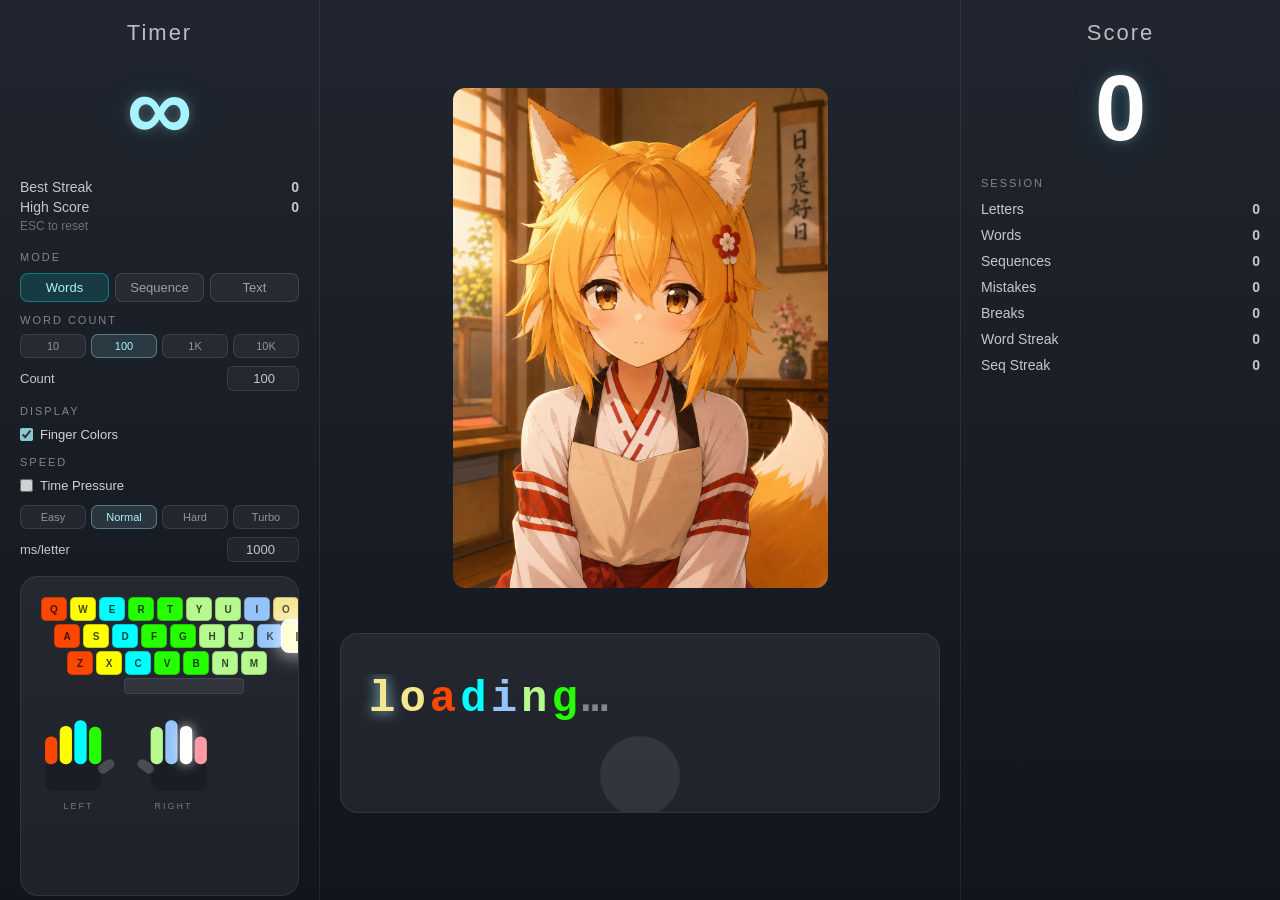
<file: index.html>
<!DOCTYPE html>
<html lang="en">
<head>
<meta charset="UTF-8" />
<meta name="viewport" content="width=device-width, initial-scale=1.0" />
<title>senkotype</title>
<link rel="stylesheet" href="senkoType.css" />
</head>
<body>

<div class="layout">

    <!-- LEFT -->
    <div class="left-column">
        <div class="score-container">
            <div class="score-label">Timer</div>
            <div class="score" id="timer">0</div>
        </div>

        <div class="stat-group">
            <div class="stat-row">Best Streak <span id="bestStreak">0</span></div>
            <div class="stat-row">High Score <span id="highScore">0</span></div>
            <div class="stat-row hint">ESC to reset</div>
        </div>

        <!-- MODE -->
        <div class="section-block">
            <div class="section-label">Mode</div>
            <div class="mode-buttons">
                <button class="mode-btn active" data-mode="words">Words</button>
                <button class="mode-btn" data-mode="sequence">Sequence</button>
                <button class="mode-btn" data-mode="text">Text</button>
            </div>
            <div id="mode-settings-area"></div>
        </div>

        <!-- DISPLAY -->
        <div class="section-block">
            <div class="section-label">Display</div>
            <label class="mode-check">
                <input type="checkbox" id="finger-colors-global" checked>
                Finger Colors
            </label>
        </div>

        <!-- TIMING -->
        <div class="section-block">
            <div class="section-label">Speed</div>
            <label class="mode-check" style="margin-bottom:4px">
                <input type="checkbox" id="timed-mode-toggle">
                Time Pressure
            </label>
            <div class="preset-buttons">
                <button class="preset-btn" data-preset="easy">Easy</button>
                <button class="preset-btn active" data-preset="normal">Normal</button>
                <button class="preset-btn" data-preset="hard">Hard</button>
                <button class="preset-btn" data-preset="turbo">Turbo</button>
            </div>
            <label class="ctrl-label">ms/letter
                <input type="number" id="ms-per-letter-input" class="ctrl-input"
                    min="50" max="5000" step="50" value="1000">
            </label>
        </div>

        <div class="legend-box" id="legendBox"></div>
    </div>

    <!-- CENTER -->
    <div class="center-column">
        <div class="character-panel">
            <img id="characterImg" class="character-img" src="Pictures/senko/idle.png" alt="Senko" />
        </div>

        <div class="message-box" id="messageBox"></div>

        <input type="text" class="game-input" id="gameInput" autocomplete="off" />
    </div>

    <!-- RIGHT -->
    <div class="right-column">

        <div class="score-container">
            <div class="score-label">Score</div>
            <div class="score" id="score">0</div>
        </div>

        <div class="stats-panel">
            <div class="section-label">Session</div>
            <div class="stat-row">Letters   <span id="stat-letters">0</span></div>
            <div class="stat-row">Words     <span id="stat-words">0</span></div>
            <div class="stat-row">Sequences <span id="stat-sequences">0</span></div>
            <div class="stat-row">Mistakes  <span id="stat-mistakes">0</span></div>
            <div class="stat-row">Breaks    <span id="stat-broken">0</span></div>
            <div class="stat-row">Word Streak <span id="wordSeqCount">0</span></div>
            <div class="stat-row">Seq Streak <span id="seqCount">0</span></div>
        </div>
    </div>

</div>

<script type="module" src="js/main.js"></script>
</body>
</html>
</file>
<file: senkoType.css>
* {
    margin: 0;
    padding: 0;
    box-sizing: border-box;
}

body {
    background: linear-gradient(180deg, #20252f, #12151c);
    color: white;
    font-family: Arial, sans-serif;
    overflow: hidden;
    height: 100vh;
}

.layout {
    display: grid;
    grid-template-columns: 1fr 2fr 1fr;
    height: 100vh;
}

/* LEFT COLUMN */
.left-column {
    border-right: 1px solid rgba(255,255,255,0.08);
    padding: 20px;
    overflow-y: auto;
    display: flex;
    flex-direction: column;
    gap: 14px;
}

.section-block {
    display: flex;
    flex-direction: column;
    gap: 8px;
}

.section-label {
    font-size: 11px;
    letter-spacing: 2px;
    text-transform: uppercase;
    opacity: 0.45;
    margin-bottom: 2px;
}

/* mode selector buttons */
.mode-buttons {
    display: flex;
    gap: 6px;
}

.mode-btn {
    flex: 1;
    padding: 6px 0;
    border-radius: 8px;
    border: 1px solid rgba(255,255,255,0.12);
    background: rgba(255,255,255,0.05);
    color: rgba(255,255,255,0.55);
    font-size: 13px;
    cursor: pointer;
    transition: background 0.15s, color 0.15s;
}

.mode-btn:hover {
    background: rgba(255,255,255,0.1);
    color: white;
}

.mode-btn.active {
    background: rgba(0,255,255,0.12);
    border-color: rgba(0,255,255,0.35);
    color: #a7f3ff;
}

/* per-mode settings */
#mode-settings-area {
    display: flex;
    flex-direction: column;
    gap: 6px;
    padding-top: 4px;
}

.mode-setting {
    display: flex;
    flex-direction: column;
    gap: 4px;
}

.hand-group {
    gap: 3px;
}

.mode-check {
    display: flex;
    align-items: center;
    gap: 7px;
    font-size: 13px;
    opacity: 0.8;
    cursor: pointer;
}

.mode-check input[type="checkbox"],
.mode-check input[type="radio"] {
    accent-color: #a7f3ff;
    cursor: pointer;
}

/* timing presets */
.preset-buttons {
    display: flex;
    gap: 5px;
}

.preset-btn {
    flex: 1;
    padding: 5px 0;
    border-radius: 7px;
    border: 1px solid rgba(255,255,255,0.1);
    background: rgba(255,255,255,0.05);
    color: rgba(255,255,255,0.5);
    font-size: 11px;
    cursor: pointer;
    transition: background 0.15s, color 0.15s;
}

.preset-btn:hover {
    background: rgba(255,255,255,0.1);
    color: white;
}

.preset-btn.active {
    background: rgba(167,243,255,0.12);
    border-color: rgba(167,243,255,0.35);
    color: #a7f3ff;
}

/* shared control elements */
.ctrl-label {
    display: flex;
    align-items: center;
    justify-content: space-between;
    font-size: 13px;
    opacity: 0.75;
    gap: 8px;
}

.ctrl-input {
    width: 72px;
    padding: 4px 8px;
    border-radius: 6px;
    border: 1px solid rgba(255,255,255,0.12);
    background: rgba(255,255,255,0.06);
    color: white;
    font-size: 13px;
    text-align: right;
    outline: none;
}

.ctrl-input:focus {
    border-color: rgba(167,243,255,0.4);
    background: rgba(255,255,255,0.1);
}

.ctrl-btn {
    width: 100%;
    padding: 6px 10px;
    border-radius: 7px;
    border: 1px solid rgba(255,255,255,0.15);
    background: rgba(255,255,255,0.06);
    color: rgba(255,255,255,0.75);
    font-size: 13px;
    cursor: pointer;
    transition: background 0.15s;
}

.ctrl-btn:hover {
    background: rgba(255,255,255,0.12);
    color: white;
}

.text-filename {
    font-size: 11px;
    opacity: 0.5;
    overflow: hidden;
    text-overflow: ellipsis;
    white-space: nowrap;
    max-width: 100%;
}

/* CENTER COLUMN */
.center-column {
    display: flex;
    flex-direction: column;
    align-items: center;
    justify-content: center;
    padding: 20px;
    gap: 25px;
}

.score-container {
    text-align: center;
}

.score-label {
    font-size: 22px;
    opacity: 0.7;
    margin-bottom: 10px;
    letter-spacing: 2px;
}

.score {
    font-size: 92px;
    font-weight: bold;
    text-shadow:
        0 0 10px rgba(255,255,255,0.25),
        0 0 30px rgba(0,255,255,0.15);
    transition: transform 0.15s ease;
    user-select: none;
}

.score.bump {
    transform: scale(1.08);
}

/* RANDOM TEXT DISPLAY */
.message-box {
    width: 100%;
    max-width: 650px;
    height: 180px;
    background: rgba(255,255,255,0.06);
    border: 1px solid rgba(255,255,255,0.08);
    border-radius: 18px;
    padding: 20px;
    overflow: hidden;
    position: relative;
}

.legend-box {
    width: 100%;
    max-width: 650px;

    min-height: 320px;

    background: rgba(255,255,255,0.06);
    border: 1px solid rgba(255,255,255,0.08);
    border-radius: 18px;

    padding: 20px;

    overflow-y: auto;
    overflow-x: hidden;

    position: relative;

    display: flex;
    flex-direction: column;
    align-items: center;
    justify-content: flex-start;

    gap: 18px;
}

.message {
    position: absolute;
    left: 20px;
    right: 20px;
    font-size: 26px;
    opacity: 0;
    transform: translateY(20px);
    animation: popup 4s forwards;
    color: #a7f3ff;
}

@keyframes popup {
    0% {
        opacity: 0;
        transform: translateY(20px);
    }
    15% {
        opacity: 1;
        transform: translateY(0px);
    }
    80% {
        opacity: 1;
        transform: translateY(0px);
    }
    100% {
        opacity: 0;
        transform: translateY(-15px);
    }
}

/* INPUT — hidden off-screen, kept for game logic */
.game-input {
    position: fixed;
    left: -9999px;
    top: 0;
    width: 1px;
    height: 1px;
    opacity: 0;
    border: none;
    padding: 0;
    outline: none;
}

/* RIGHT COLUMN */
.right-column {
    border-left: 1px solid rgba(255,255,255,0.08);
    padding: 20px;
    overflow-y: auto;
    display: flex;
    flex-direction: column;
    gap: 16px;
}

.stats-panel {
    display: flex;
    flex-direction: column;
    gap: 2px;
}

.stats-panel .section-label {
    margin-bottom: 6px;
}

.character-panel {
    text-align: center;
    margin-bottom: 16px;
}

.character-img {
    max-width: 100%;
    max-height: 500px;
    object-fit: contain;
    border-radius: 12px;
    transition: opacity 0.15s ease;
}

.stat-row {
    font-size: 14px;
    opacity: 0.75;
    margin: 4px 0;
    display: flex;
    justify-content: space-between;
}

.stat-row span {
    font-weight: bold;
    opacity: 1;
}

.stat-row.hint {
    opacity: 0.35;
    font-size: 12px;
    justify-content: flex-start;
}

/* sequence and rhythm elements created in ui.js */
.sequence-display {
    font-size: 54px;
    font-weight: bold;
    letter-spacing: 10px;
    text-align: center;
    margin-top: 20px;
}

/* text mode — monospace so per-char removal has no jitter */
.sequence-display.text-mode {
    font-family: 'Courier New', monospace;
    font-size: 44px;
    letter-spacing: 4px;
    text-align: left;
    padding-left: 8px;
    overflow: hidden;
    white-space: nowrap;
}

.sequence-display.text-mode .char-current {
    color: white;
    text-shadow: 0 0 14px rgba(167, 243, 255, 0.9);
}

.char-current {
    border-bottom: 2px solid rgba(167, 243, 255, 0.85);
    animation: cursorBlink 0.75s step-start infinite;
}

@keyframes cursorBlink {
    50% { border-bottom-color: transparent; }
}

.char-space {
    opacity: 0.45;
    font-size: 0.65em;
}

@keyframes charSlideOut {
    from { opacity: 1; transform: translateX(0);     }
    to   { opacity: 0; transform: translateX(-14px); }
}

@keyframes charSlideIn {
    from { opacity: 0; transform: translateX(14px); }
    to   { opacity: 1; transform: translateX(0);    }
}

.char-out { animation: charSlideOut 0.16s ease forwards; }
.char-in  { animation: charSlideIn  0.16s ease forwards; }

.char-particle {
    position: fixed;
    border-radius: 1px;
    pointer-events: none;
    z-index: 9999;
    transform: translate(-50%, -50%);
    animation: particleShatter 0.4s ease-out forwards;
}

@keyframes particleShatter {
    0%   { transform: translate(-50%, -50%) translate(0, 0)                           scale(1);   opacity: 1; }
    100% { transform: translate(-50%, -50%) translate(var(--pdx), var(--pdy)) scale(0.1); opacity: 0; }
}

.fw-particle {
    position: absolute;
    pointer-events: none;
    transform: translate(-50%, -50%);
    animation: fwFly ease-out forwards;
    box-shadow: 0 0 5px currentColor;
}

@keyframes fwFly {
    0%   { transform: translate(-50%, -50%) translate(0, 0)                              scale(1);    opacity: 1; }
    65%  { opacity: 1; }
    100% { transform: translate(-50%, -50%) translate(var(--fdx), var(--fdy)) scale(0.15); opacity: 0; }
}

.rhythm-display {
    width: 80px;
    height: 80px;
    border-radius: 50%;
    margin: 12px auto 0;
    background: rgba(255,255,255,0.08);
    transition: 0.08s linear;
}

/* KEYBOARD LEGEND */
.kb-legend {
    display: flex;
    flex-direction: column;
    gap: 14px;
    align-items: flex-start;
    width: 100%;
}

.kb-container {
    display: flex;
    flex-direction: column;
    gap: 3px;
}

.kb-row {
    display: flex;
    gap: 3px;
}

.kb-key {
    width: 26px;
    height: 24px;
    border-radius: 5px;
    border: 1px solid rgba(0,0,0,0.2);
    display: flex;
    align-items: center;
    justify-content: center;
    font-size: 10px;
    font-weight: 700;
    color: rgba(0,0,0,0.72);
    background: rgba(255,255,255,0.07);
    user-select: none;
    flex-shrink: 0;
}

.kb-space {
    width: 120px;
    height: 16px;
    border-radius: 4px;
    background: rgba(255,255,255,0.07) !important;
    border-color: rgba(255,255,255,0.08);
}

.kb-active {
    box-shadow: 0 0 0 2px rgba(255,255,255,0.95), 0 0 14px 5px rgba(255,255,255,0.55);
    transform: scale(1.22);
    z-index: 2;
    position: relative;
    filter: brightness(1.5);
}

[data-finger].finger-active {
    filter: brightness(1.8) drop-shadow(0 0 7px rgba(255,255,255,0.8));
}

.kb-hands {
    display: flex;
    gap: 20px;
    align-items: flex-end;
}

.hand-wrapper {
    display: flex;
    flex-direction: column;
    align-items: center;
    gap: 5px;
}

.hand-svg {
    height: 88px;
    width: auto;
    overflow: visible;
}

.hand-label {
    font-size: 9px;
    letter-spacing: 2px;
    opacity: 0.38;
    text-transform: uppercase;
}

/* MOBILE */
@media (max-width: 900px) {
    .layout {
        grid-template-columns: 1fr;
        grid-template-rows: auto auto auto;
    }

    .left-column,
    .right-column {
        display: none;
    }

    .score {
        font-size: 72px;
    }
}
</file>
